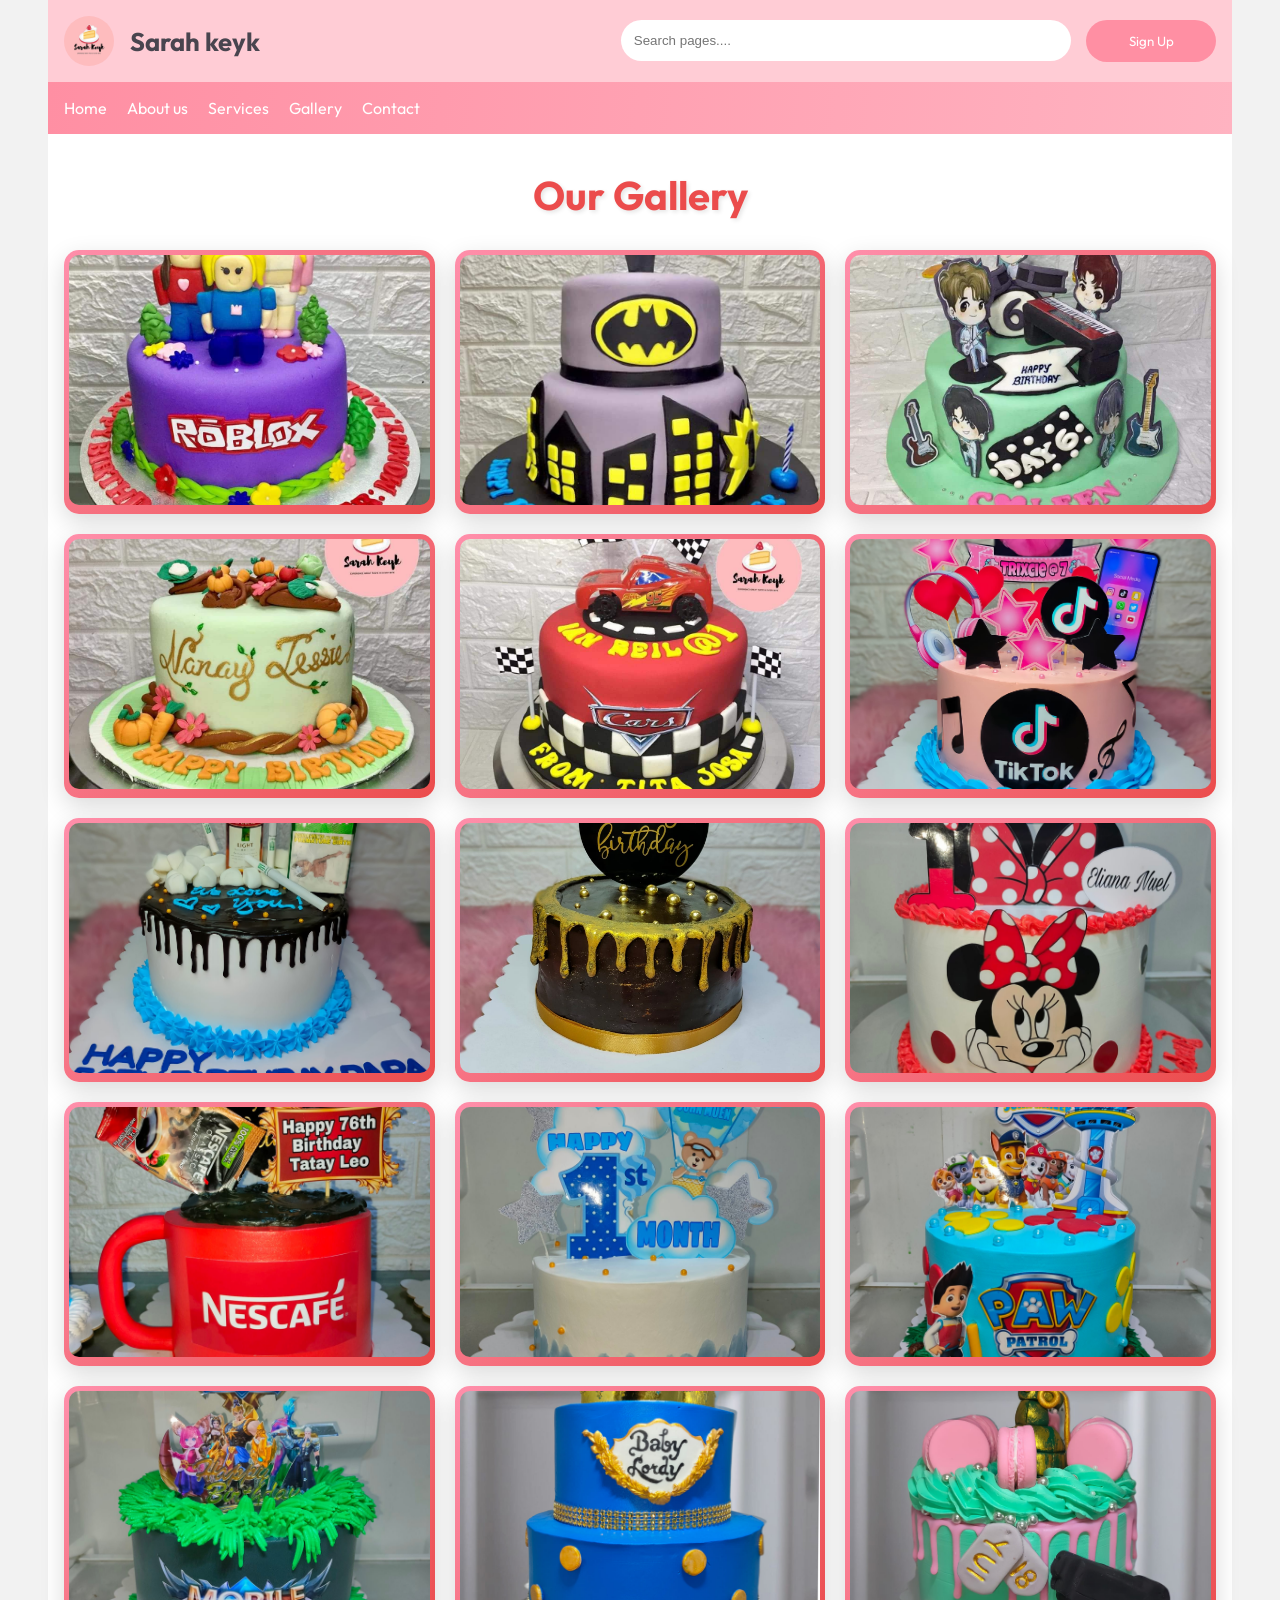
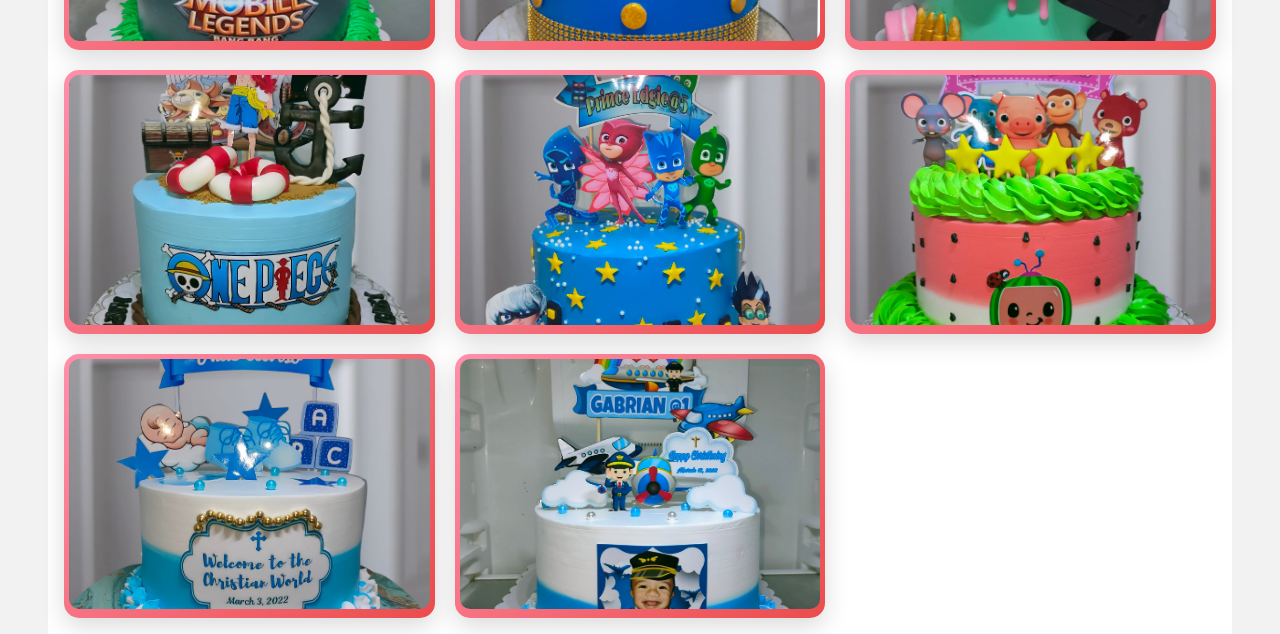
<file: gallery.html>
<!DOCTYPE html>
<html lang="en">

<head>
    <meta charset="UTF-8">
    <meta name="viewport" content="width=device-width, initial-scale=1.0">
    <title>Document</title>
    <link rel="stylesheet" href="style.css">

    <style>
        .gallery-container {
            width: 90%;
            margin: 0 auto;
            padding: 1rem;
            padding-top: 170px;
            background-color: #ffff;
            /* To account for fixed header */
        }

        .gallery-title {
            text-align: center;
            font-family: "Outfit", sans-serif;
            color: #EB4C4C;
            font-size: 2.5rem;
            margin-bottom: 30px;
            text-shadow: 2px 2px 4px rgba(0, 0, 0, 0.1);
        }

        .gallery-grid {
            display: grid;
            grid-template-columns: repeat(auto-fill, minmax(300px, 1fr));
            gap: 20px;
            margin-top: 20px;
        }

        .gallery-item {
            position: relative;
            overflow: hidden;
            border-radius: 15px;
            box-shadow: 0 8px 25px rgba(0, 0, 0, 0.15);
            transition: transform 0.3s ease, box-shadow 0.3s ease;
            background: linear-gradient(135deg, #ff8fab 0%, #EB4C4C 100%);
            padding: 5px;
        }

        .gallery-item:hover {
            transform: translateY(-10px);
            box-shadow: 0 15px 35px rgba(0, 0, 0, 0.2);
        }

        .gallery-item img {
            width: 100%;
            height: 250px;
            object-fit: cover;
            border-radius: 10px;
            transition: transform 0.3s ease;
        }

        .gallery-item:hover img {
            transform: scale(1.05);
        }

        .gallery-overlay {
            position: absolute;
            top: 0;
            left: 0;
            right: 0;
            bottom: 0;
            background: linear-gradient(135deg, rgba(235, 76, 76, 0.8) 0%, rgba(255, 143, 171, 0.8) 100%);
            display: flex;
            align-items: center;
            justify-content: center;
            opacity: 0;
            transition: opacity 0.3s ease;
            border-radius: 10px;
        }

        .gallery-item:hover .gallery-overlay {
            opacity: 1;
        }

        .gallery-overlay i {
            color: white;
            font-size: 2rem;
        }

        @media (max-width: 768px) {
            .gallery-grid {
                grid-template-columns: repeat(auto-fill, minmax(250px, 1fr));
                gap: 15px;
            }

            .gallery-title {
                font-size: 2rem;
            }
        }

        @media (max-width: 480px) {
            .gallery-grid {
                grid-template-columns: 1fr;
            }

            .gallery-item img {
                height: 200px;
            }
        }
    </style>
</head>

<body>
    <header>
        <div class="header-body">
            <div class="head">
                <svg class="bars" xmlns="http://www.w3.org/2000/svg" width="24" height="24" viewBox="0 0 24 24"
                    fill="none" stroke="currentColor" stroke-width="2" stroke-linecap="round" stroke-linejoin="round"
                    class="lucide lucide-menu-icon lucide-menu">
                    <path d="M4 5h16" />
                    <path d="M4 12h16" />
                    <path d="M4 19h16" />
                </svg>
                <div class="logos">
                    <img src="image/628313668_1630552038265675_735309556789731096_n.jpg" alt="">
                    <h1>Sarah keyk</h1>
                </div>
                <div class="inputs">
                    <div class="search-division">
                        <input type="search" name="" id="searchbar" placeholder="Search pages....">
                        <ul id="result">
                            <li hre data-link="pages/gallery.html">Home</li>
                            <li data-link="pages/about.html">About</li>
                            <li data-link="pages/gallery.html">Gallery</li>
                            <li data-link="pages/services.html">Services</li>
                        </ul>
                    </div>
                    <input class="sign" type="button" value="Sign Up">
                </div>
            </div>
            <div class="head1">
                <nav>
                    <ul>
                        <a href="#home">
                            <li>Home</li>
                        </a>
                        <a href="#about">
                            <li>About us</li>
                        </a>
                        <a href="#services">
                            <li>Services</li>
                        </a>
                        <a href="pages/gallery.html">
                            <li>Gallery</li>
                        </a>
                        <a href="#contact">
                            <li>Contact</li>
                        </a>
                    </ul>
                </nav>
                <div>
                    <i class="fa-solid fa-cart-arrow-down"></i>
                </div>
            </div>
        </div>
    </header>
    <!-- Include header if needed, but for simplicity, just the gallery -->
    <div class="gallery-container">
        <h1 class="gallery-title">Our Gallery</h1>
        <div class="gallery-grid">
            <div class="gallery-item">
                <img src="../Gallery/471259108_3817106488602819_3378699857447660238_n.jpg" alt="Gallery Image 1">
                <div class="gallery-overlay">
                    <i class="fas fa-search-plus"></i>
                </div>
            </div>
            <div class="gallery-item">
                <img src="../Gallery/471277535_3817106615269473_2341620681013028146_n.jpg" alt="Gallery Image 2">
                <div class="gallery-overlay">
                    <i class="fas fa-search-plus"></i>
                </div>
            </div>
            <div class="gallery-item">
                <img src="../Gallery/471284211_3817106705269464_4781414185174869629_n.jpg" alt="Gallery Image 3">
                <div class="gallery-overlay">
                    <i class="fas fa-search-plus"></i>
                </div>
            </div>
            <div class="gallery-item">
                <img src="../Gallery/471451296_3817106405269494_5263536422047617180_n.jpg" alt="Gallery Image 4">
                <div class="gallery-overlay">
                    <i class="fas fa-search-plus"></i>
                </div>
            </div>
            <div class="gallery-item">
                <img src="../Gallery/471570198_3817106608602807_1679276047130744955_n.jpg" alt="Gallery Image 5">
                <div class="gallery-overlay">
                    <i class="fas fa-search-plus"></i>
                </div>
            </div>
            <div class="gallery-item">
                <img src="../Gallery/472285476_3823939097919558_9152514536694719039_n.jpg" alt="Gallery Image 6">
                <div class="gallery-overlay">
                    <i class="fas fa-search-plus"></i>
                </div>
            </div>
            <div class="gallery-item">
                <img src="../Gallery/472338809_3823939397919528_4383196194741538030_n.jpg" alt="Gallery Image 7">
                <div class="gallery-overlay">
                    <i class="fas fa-search-plus"></i>
                </div>
            </div>
            <div class="gallery-item">
                <img src="../Gallery/473035830_3830040620642739_4615575263628607576_n.jpg" alt="Gallery Image 8">
                <div class="gallery-overlay">
                    <i class="fas fa-search-plus"></i>
                </div>
            </div>
            <div class="gallery-item">
                <img src="../Gallery/473794249_3835671793412955_5677558020946020227_n.jpg" alt="Gallery Image 9">
                <div class="gallery-overlay">
                    <i class="fas fa-search-plus"></i>
                </div>
            </div>
            <div class="gallery-item">
                <img src="../Gallery/473830680_3834959723484162_4275285758629397796_n.jpg" alt="Gallery Image 10">
                <div class="gallery-overlay">
                    <i class="fas fa-search-plus"></i>
                </div>
            </div>
            <div class="gallery-item">
                <img src="../Gallery/473999164_3835671806746287_5535600708592035437_n.jpg" alt="Gallery Image 11">
                <div class="gallery-overlay">
                    <i class="fas fa-search-plus"></i>
                </div>
            </div>
            <div class="gallery-item">
                <img src="../Gallery/474050499_3837944653185669_3705568971634093919_n.jpg" alt="Gallery Image 12">
                <div class="gallery-overlay">
                    <i class="fas fa-search-plus"></i>
                </div>
            </div>
            <div class="gallery-item">
                <img src="../Gallery/474188159_3834959693484165_1724127393598995484_n.jpg" alt="Gallery Image 13">
                <div class="gallery-overlay">
                    <i class="fas fa-search-plus"></i>
                </div>
            </div>
            <div class="gallery-item">
                <img src="../Gallery/474466497_3837944793185655_1091168946206581036_n.jpg" alt="Gallery Image 14">
                <div class="gallery-overlay">
                    <i class="fas fa-search-plus"></i>
                </div>
            </div>
            <div class="gallery-item">
                <img src="../Gallery/475658959_3843923402587794_4047692775290814351_n.jpg" alt="Gallery Image 15">
                <div class="gallery-overlay">
                    <i class="fas fa-search-plus"></i>
                </div>
            </div>
            <div class="gallery-item">
                <img src="../Gallery/475705195_3849895705323897_4065541755417762563_n.jpg" alt="Gallery Image 16">
                <div class="gallery-overlay">
                    <i class="fas fa-search-plus"></i>
                </div>
            </div>
            <div class="gallery-item">
                <img src="../Gallery/475744059_3843927765920691_6551982832162013399_n.jpg" alt="Gallery Image 17">
                <div class="gallery-overlay">
                    <i class="fas fa-search-plus"></i>
                </div>
            </div>
            <div class="gallery-item">
                <img src="../Gallery/475991921_3849895751990559_5127568019367820295_n.jpg" alt="Gallery Image 18">
                <div class="gallery-overlay">
                    <i class="fas fa-search-plus"></i>
                </div>
            </div>
            <div class="gallery-item">
                <img src="../Gallery/476123281_3849879555325512_9140673391899232427_n.jpg" alt="Gallery Image 19">
                <div class="gallery-overlay">
                    <i class="fas fa-search-plus"></i>
                </div>
            </div>
            <div class="gallery-item">
                <img src="../Gallery/476146520_3849910068655794_1121206204630217178_n.jpg" alt="Gallery Image 20">
                <div class="gallery-overlay">
                    <i class="fas fa-search-plus"></i>
                </div>
            </div>
        </div>
    </div>

    <script src="script.js"></script>
</body>

</html>
</file>
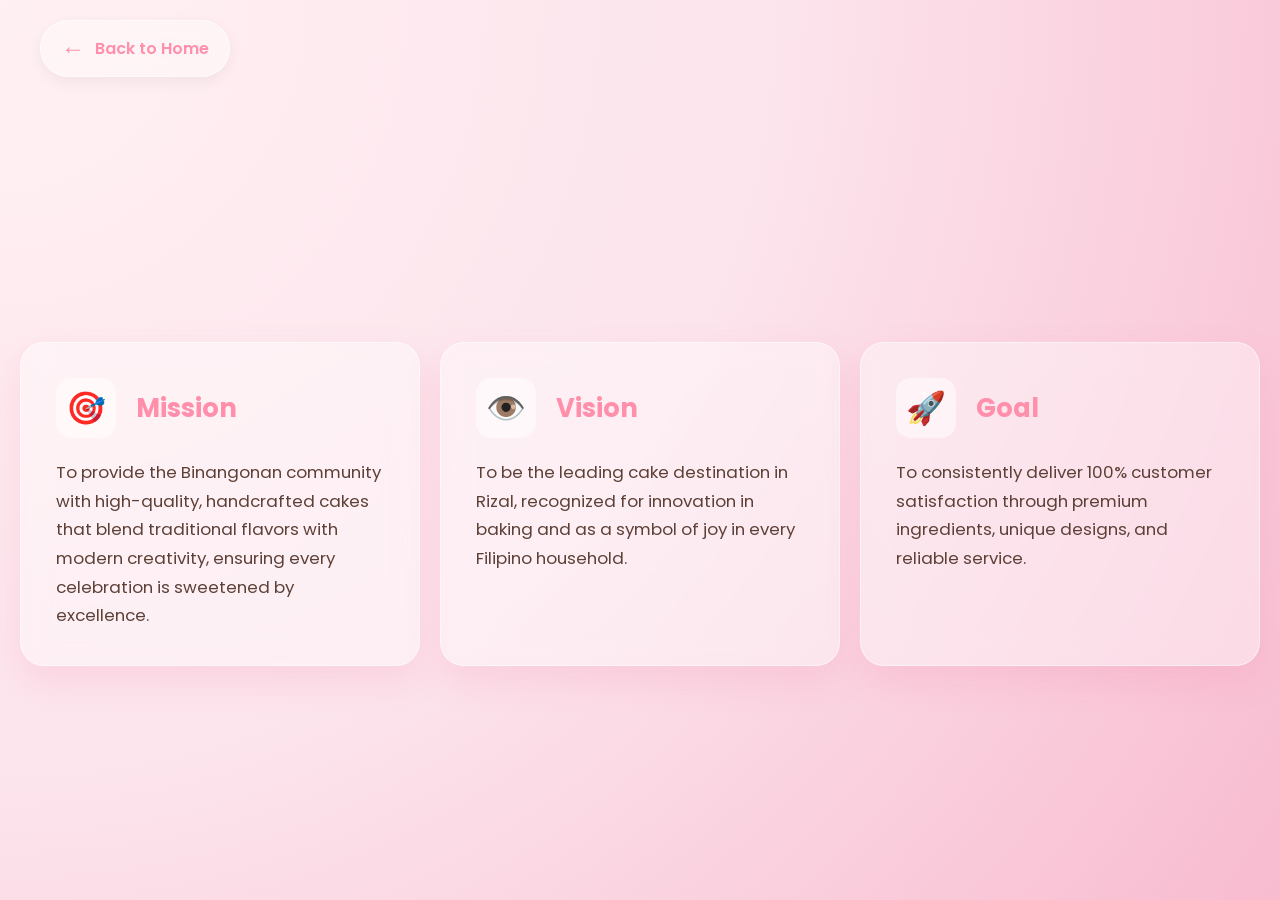
<file: Goal.html>
<!DOCTYPE html>
<html lang="en">

<head>
    <meta charset="UTF-8">
    <meta name="viewport" content="width=device-width, initial-scale=1.0">
    <title>Sarah Keyk | MVG Section</title>
    <link href="https://fonts.googleapis.com/css2?family=Poppins:wght@300;400;600;700&display=swap" rel="stylesheet">
    <style>
        * {
            margin: 0;
            padding: 0;
            box-sizing: border-box;
            font-family: 'Poppins', sans-serif;
        }

        body {
            background: radial-gradient(circle at top left, #fff0f3, #fce4ec, #f8bbd0);
            min-height: 100vh;
            display: flex;
            flex-direction: column;
            /* Para mapunta sa taas yung back button */
            align-items: center;
            justify-content: center;
        }

        /* --- BACK BUTTON STYLE --- */
        .back-nav {
            width: 100%;
            max-width: 1300px;
            padding: 20px 40px;
            position: absolute;
            top: 0;
        }

        .btn-back {
            display: inline-flex;
            align-items: center;
            gap: 10px;
            text-decoration: none;
            color: #ff8fab;
            font-weight: 600;
            background: rgba(255, 255, 255, 0.4);
            padding: 10px 20px;
            border-radius: 50px;
            backdrop-filter: blur(10px);
            border: 1px solid rgba(255, 255, 255, 0.5);
            transition: all 0.3s ease;
            box-shadow: 0 5px 15px rgba(0, 0, 0, 0.05);
        }

        .btn-back:hover {
            background: #ff8fab;
            color: #fff;
            transform: translateX(-5px);
            /* Arrow move effect */
        }

        .btn-back span {
            font-size: 1.5rem;
        }

        /* --- MVG SECTION --- */
        .mvg-section {
            width: 1300px;
            max-width: 100%;
            padding: 20px;
            margin-top: 60px;
            /* Space para sa back button */
        }

        .mvg-container {
            display: flex;
            justify-content: space-between;
            width: 100%;
            gap: 20px;
            padding-top: 3rem;
        }

        .mvg-card {
            background: rgba(255, 255, 255, 0.4);
            backdrop-filter: blur(15px);
            -webkit-backdrop-filter: blur(15px);
            border: 1px solid rgba(255, 255, 255, 0.5);
            border-radius: 24px;
            padding: 35px;
            flex: 1;
            width: auto;
            box-shadow: 0 15px 35px rgba(240, 98, 146, 0.15);
            transition: all 0.4s cubic-bezier(0.165, 0.84, 0.44, 1);
            display: flex;
            flex-direction: column;
            gap: 20px;
        }

        .mvg-card:hover {
            transform: translateY(-10px);
            background: rgba(255, 255, 255, 0.6);
            box-shadow: 0 25px 50px rgba(240, 98, 146, 0.25);
        }

        .card-header {
            display: flex;
            align-items: center;
            gap: 20px;
        }

        .icon-box {
            background: rgba(255, 255, 255, 0.5);
            width: 60px;
            height: 60px;
            display: flex;
            align-items: center;
            justify-content: center;
            font-size: 2rem;
            border-radius: 15px;
        }

        h3 {
            color: #ff8fab;
            font-size: 1.6rem;
            font-weight: 700;
            margin: 0;
            text-transform: capitalize;
        }

        p {
            color: #5d4037;
            font-size: 1.05rem;
            line-height: 1.7;
            text-align: left;
        }

        @media (max-width: 1100px) {
            .mvg-container {
                justify-content: center;
            }

            .mvg-card {
                flex: none;
                width: 100%;
            }
        }

        @media (max-width: 500px) {

            .back-nav {
                padding: 15px;
            }


            .mvg-container {
                display: flex;
                justify-content: space-between;
                width: 100%;
                gap: 20px;
                flex-direction: column;
            }
        }
    </style>
</head>

<body>

    <nav class="back-nav">
        <a href="index.html" class="btn-back">
            <span>&larr;</span> Back to Home
        </a>
    </nav>

    <section class="mvg-section">
        <div class="mvg-container">
            <div class="mvg-card">
                <div class="card-header">
                    <div class="icon-box">🎯</div>
                    <h3>Mission</h3>
                </div>
                <p>To provide the Binangonan community with high-quality, handcrafted cakes that blend traditional
                    flavors with modern creativity, ensuring every celebration is sweetened by excellence.</p>
            </div>

            <div class="mvg-card">
                <div class="card-header">
                    <div class="icon-box">👁️</div>
                    <h3>Vision</h3>
                </div>
                <p>To be the leading cake destination in Rizal, recognized for innovation in baking and as a symbol of
                    joy in every Filipino household.</p>
            </div>

            <div class="mvg-card">
                <div class="card-header">
                    <div class="icon-box">🚀</div>
                    <h3>Goal</h3>
                </div>
                <p>To consistently deliver 100% customer satisfaction through premium ingredients, unique designs, and
                    reliable service.</p>
            </div>
        </div>
    </section>

</body>

</html>
</file>
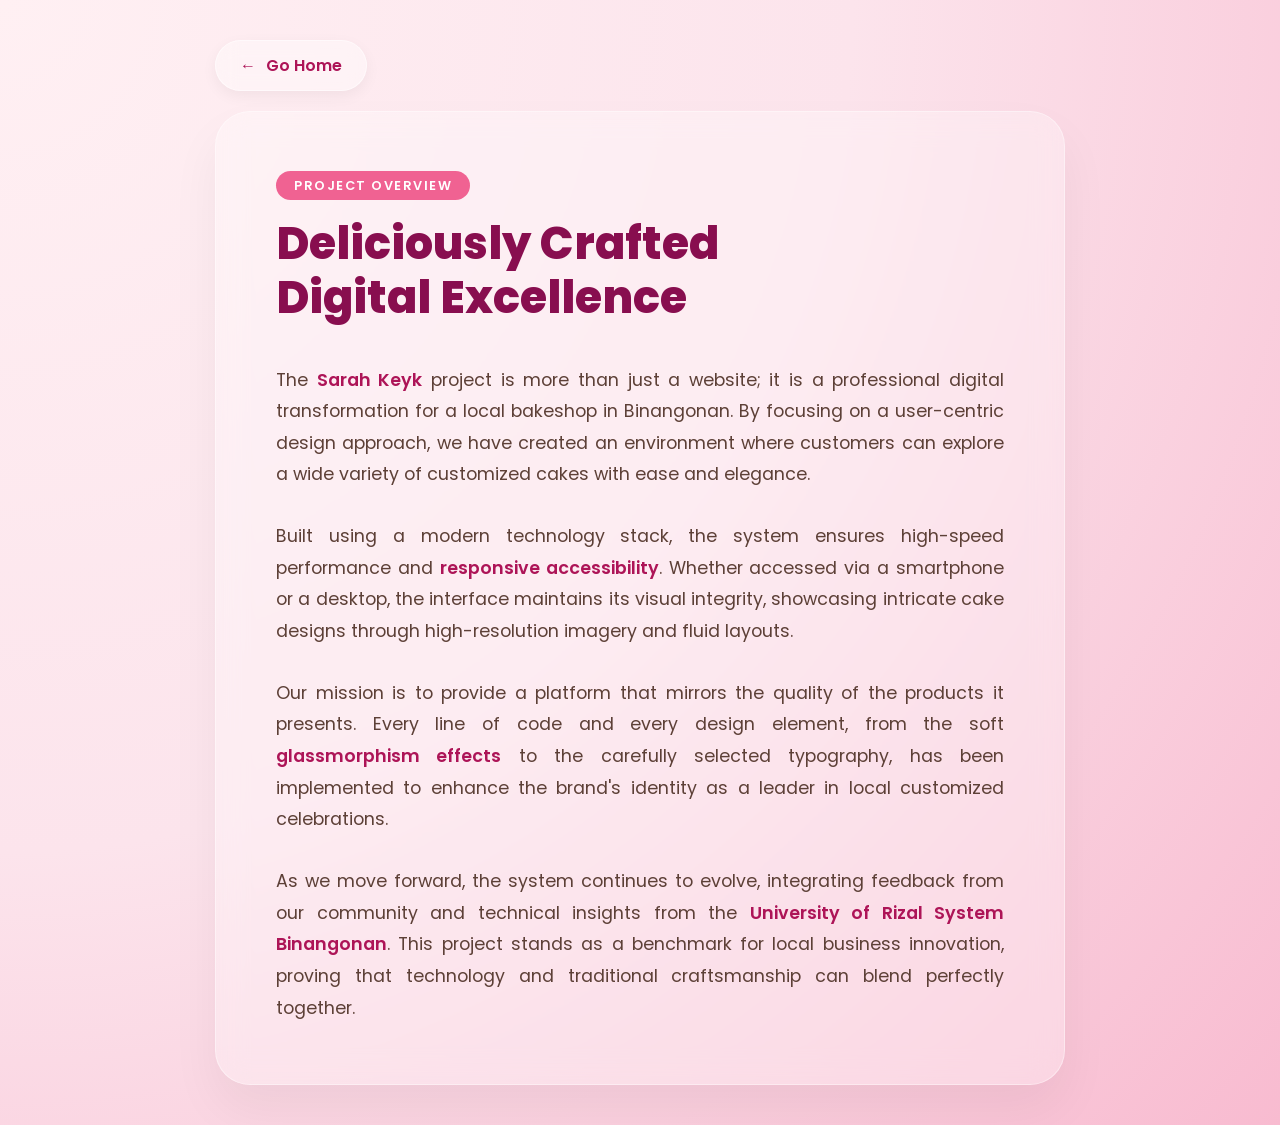
<file: info.html>
<!DOCTYPE html>
<html lang="en">

<head>
    <meta charset="UTF-8">
    <meta name="viewport" content="width=device-width, initial-scale=1.0">
    <title>Sarah Keyk | Project Info</title>
    <link href="https://fonts.googleapis.com/css2?family=Poppins:wght@300;400;600;800&display=swap" rel="stylesheet">
    <style>
        * {
            margin: 0;
            padding: 0;
            box-sizing: border-box;
            font-family: 'Poppins', sans-serif;
        }

        body {
            /* Realistic Background */
            background: radial-gradient(circle at top left, #fff0f3, #fce4ec, #f8bbd0);
            min-height: 100vh;
            display: flex;
            flex-direction: column;
            align-items: center;
            padding: 40px 20px;
        }

        /* --- TOP NAVIGATION (BACK TO HOME) --- */
        .top-nav {
            width: 100%;
            max-width: 850px;
            margin-bottom: 20px;
            display: flex;
            justify-content: flex-start;
        }

        .btn-go-home {
            display: inline-flex;
            align-items: center;
            gap: 10px;
            text-decoration: none;
            color: #ad1457;
            font-weight: 600;
            background: rgba(255, 255, 255, 0.4);
            padding: 12px 24px;
            border-radius: 50px;
            backdrop-filter: blur(10px);
            border: 1px solid rgba(255, 255, 255, 0.5);
            transition: all 0.3s cubic-bezier(0.175, 0.885, 0.32, 1.275);
            box-shadow: 0 5px 15px rgba(0, 0, 0, 0.05);
        }

        .btn-go-home:hover {
            background: #ad1457;
            color: #ffffff;
            transform: translateX(-8px);
            box-shadow: 0 8px 20px rgba(173, 20, 87, 0.2);
        }

        /* --- INFO GLASS BOX --- */
        .info-glass-box {
            background: rgba(255, 255, 255, 0.3);
            backdrop-filter: blur(15px);
            -webkit-backdrop-filter: blur(15px);
            border: 1px solid rgba(255, 255, 255, 0.4);
            border-radius: 35px;
            max-width: 850px;
            width: 100%;
            padding: 60px;
            box-shadow: 0 25px 50px rgba(0, 0, 0, 0.05);
        }

        .info-header {
            margin-bottom: 40px;
            text-align: left;
        }

        .badge {
            background: #f06292;
            color: white;
            padding: 6px 18px;
            border-radius: 50px;
            font-size: 0.8rem;
            font-weight: 600;
            text-transform: uppercase;
            letter-spacing: 1.5px;
        }

        .info-header h2 {
            margin-top: 20px;
            color: #880e4f;
            font-size: clamp(2rem, 5vw, 2.8rem);
            font-weight: 800;
            line-height: 1.2;
        }

        /* --- CONTENT AREA --- */
        .info-content p {
            color: #5d4037;
            /* Warm dark brown for readability */
            line-height: 1.8;
            margin-bottom: 30px;
            font-size: 1.1rem;
            text-align: justify;
            font-weight: 400;
        }

        .info-content p:last-child {
            margin-bottom: 0;
        }

        /* Highlight text for realism */
        .highlight {
            color: #ad1457;
            font-weight: 600;
        }

        /* Responsive */
        @media (max-width: 768px) {
            .info-glass-box {
                padding: 40px 25px;
                border-radius: 25px;
            }

            .info-header h2 {
                font-size: 1.8rem;
            }

            .top-nav {
                padding: 0 10px;
            }
        }
    </style>
</head>

<body>

    <nav class="top-nav">
        <a href="index.html" class="btn-go-home">
            <span>&larr;</span> Go Home
        </a>
    </nav>

    <section class="info-container">
        <div class="info-glass-box">
            <header class="info-header">
                <span class="badge">Project Overview</span>
                <h2>Deliciously Crafted <br> Digital Excellence</h2>
            </header>

            <div class="info-content">
                <p>
                    The <span class="highlight">Sarah Keyk</span> project is more than just a website; it is a
                    professional digital transformation for a local bakeshop in Binangonan. By focusing on a
                    user-centric design approach, we have created an environment where customers can explore a wide
                    variety of customized cakes with ease and elegance.
                </p>

                <p>
                    Built using a modern technology stack, the system ensures high-speed performance and <span
                        class="highlight">responsive accessibility</span>. Whether accessed via a smartphone or a
                    desktop, the interface maintains its visual integrity, showcasing intricate cake designs through
                    high-resolution imagery and fluid layouts.
                </p>

                <p>
                    Our mission is to provide a platform that mirrors the quality of the products it presents. Every
                    line of code and every design element, from the soft <span class="highlight">glassmorphism
                        effects</span> to the carefully selected typography, has been implemented to enhance the brand's
                    identity as a leader in local customized celebrations.
                </p>

                <p>
                    As we move forward, the system continues to evolve, integrating feedback from our community and
                    technical insights from the <span class="highlight">University of Rizal System Binangonan</span>.
                    This project stands as a benchmark for local business innovation, proving that technology and
                    traditional craftsmanship can blend perfectly together.
                </p>
            </div>
        </div>
    </section>

</body>

</html>
</file>
<file: style.css>
@import url('https://fonts.googleapis.com/css2?family=Alfa+Slab+One&family=Archivo+Black&family=Bungee&family=Changa+One:ital@0;1&family=Krona+One&family=Miniver&family=Momo+Trust+Display&family=Oswald:wght@200..700&family=Outfit:wght@100..900&family=Poppins:ital,wght@0,100;0,500;1,300;1,400;1,500&family=Roboto:ital,wght@0,100..900;1,100..900&family=Rubik+Spray+Paint&family=SN+Pro:ital,wght@0,200..900;1,200..900&family=Sigmar&display=swap');

* {
    margin: 0;
    padding: 0;
}

html,
body {
    scroll-behavior: smooth;
    background-color: #f2F2F2;
    overflow-x: hidden;
}


body.no-scroll {
    overflow: hidden;
    height: 100vh;
}


/* Loader */

.loader-wrapper {
    position: fixed;
    top: 0;
    left: 0;
    width: 100%;
    height: 100%;
    background-color: #ffffff;
    display: flex;
    justify-content: center;
    align-items: center;
    z-index: 10000;
    transition: opacity 0.6s ease, visibility 0.6s ease;
}

.loader-content {
    width: 300px;
    text-align: center;
}

.loader-content h1 {
    font-family: "Outfit", sans-serif;
    font-size: 1.2rem;
    color: #ff8fab;
    margin-bottom: 15px;
    font-weight: 600;
}

/* Ang track ng progress bar */
.progress-container {
    width: 100%;
    height: 12px;
    background-color: #ffe5ec;
    border-radius: 20px;
    overflow: hidden;
    /* Para hindi lumampas ang bar sa kanto */
    box-shadow: inset 0 1px 3px rgba(0, 0, 0, 0.1);
}

/* Ang gumagalaw na bar */
.progress-bar {
    width: 0%;
    height: 100%;
    background: linear-gradient(90deg, #ff8fab, #fb6f92);
    border-radius: 20px;
    transition: width 0.4s ease;
    /* Smooth na pag-usad */
}

.percentage {
    display: block;
    margin-top: 10px;
    font-family: "Outfit", sans-serif;
    color: #ff8fab;
    font-size: 0.9rem;
    font-weight: 400;
}

/* Class para itago ang loader */
.loader-hidden {
    opacity: 0;
    visibility: hidden;
}

/* Header */

.header-body {
    width: 100%;
    display: flex;
    align-items: center;
    justify-content: center;
    flex-direction: column;
}

header {
    width: 100%;
    display: flex;
    align-items: center;
    justify-content: center;
    position: fixed;
    top: 0;
    z-index: 9999;
}

.head {
    width: 90%;
    background-color: #ffccd5;
    display: flex;
    align-items: center;
    justify-content: space-between;
    padding: 1rem;
    transition: opacity 0.6s ease;
}

.logos {
    display: flex;
    align-items: center;
    gap: 1rem;
}

.logos h1 {
    font-size: 1.6rem;
    color: #49454F;
    font-family: "Outfit", sans-serif;

}

.head .bars {
    display: none;
}

.head.close {
    opacity: 0;
    height: 0;
    padding: 0;
}

.head img {
    width: 50px;
    height: 50px;
    border-radius: 50%;
}

.inputs {
    display: flex;
    gap: 15px;
    max-width: 100%;
    position: relative;
}

.inputs .searchsvg {
    position: absolute;
    bottom: 23%;
    left: 2%;
}

.head input {
    padding: 0.8rem;
    border-radius: 25px;
    border: none;
}

.head .search-division {
    position: relative;
}

.inputs ul {
    top: 100%;
    width: 450px;
    max-width: 100%;
    position: absolute;
    background-color: #ffffff;
    list-style: none;
    display: none;
    flex-direction: column;
}

.inputs ul.hidden {
    display: flex;
}

.inputs ul li {
    padding: 15px;
    font-family: "Outfit", sans-serif;
    font-optical-sizing: auto;
}

.inputs ul li:hover {
    background-color: #EB4C4C;
    color: white;
}


.head .inputs input:nth-child(1) {
    width: 450px;
    max-width: 100%;
    text-align: left;
}

.head .inputs input:nth-child(2) {
    width: 130px;
    max-width: 100%;
    background-color: #ff8fa3;
    color: #ffffff;
    font-family: "Outfit", sans-serif;
    font-optical-sizing: auto;
}

.head1 {
    width: 90%;
    background: linear-gradient(456deg, #ff8fa3, #ffb3c1);
    display: flex;
    align-items: center;
    justify-content: space-between;
    padding: 1rem;
}

.head1 nav {
    display: flex;
    align-items: center;
    justify-content: center;
}

.head1 nav ul {
    display: flex;
    list-style: none;
    gap: 20px;
}

.head1 nav ul a {
    text-decoration: none;
    color: #ffffff;
    font-family: "Outfit", sans-serif;
    font-optical-sizing: auto;
}

.head1 div i {
    font-size: 1.5rem;
    color: #ffffff;
}




/* Hero Section */

.hero-section {
    width: 100%;
    display: flex;
    align-items: center;
    justify-content: center;
    grid-row: 2;
}

.hero-body {
    width: 90%;
    height: 700px;
    display: flex;
    align-items: center;
    justify-content: center;
    padding: 1rem;
    padding-top: 10rem;
    background: radial-gradient(circle at top left, #fff0f3, #fce4ec, #f8bbd0);
}

.hero-center-content {
    width: 90%;
    display: flex;
    align-items: center;
    justify-content: space-between;
}

.hero-body .left-content {
    width: 700px;
    display: flex;
    flex-direction: column;
    gap: 20px;
}

.hero-body .left-content h1 {
    font-size: clamp(24px, 8vw, 70px);
    font-weight: 900;
    font-family: "Outfit", sans-serif;
    font-optical-sizing: auto;
    color: #49454F;
}

.hero-body .left-content h1 span {
    color: #ff8fab;
}

.hero-body .left-content p {
    font-size: 1.1rem;
    font-family: "Outfit", sans-serif;
    font-optical-sizing: auto;
    line-height: 1.7rem;
    color: #49454F;
    text-align: left;
    font-weight: 300;
    text-shadow: 10px 0px 10px rgba(0, 0, 0, 0.1);
}

.hero-body .left-content .buttons {
    display: flex;
    gap: 15px;
}

.hero-body .left-content .buttons button:nth-child(1) {
    background-color: #ff8fa3;
    color: #ffffff;
    border: none;
}

.hero-body .left-content .buttons button {
    width: 100%;
    max-width: 180px;
    padding: 1rem;
    border-radius: 25px;
    background-color: #ffffff;
    color: #49454F;
    border: none;
}

.hero-body .right-content {
    display: flex;
}

.hero-body .right-content img {
    width: 100%;
    height: 650px;
}




/* Features section */

.features {
    width: 100%;
    display: flex;
    align-items: center;
    justify-content: center;

}

.features-body {
    width: 90%;
    display: flex;
    height: auto;
    display: flex;
    align-items: center;
    justify-content: center;
    gap: 20px;
    padding: 1rem;
    background-color: #ffffff;
}

.features-center {
    width: 100%;
    max-width: 1350px;
    display: flex;
    align-items: center;
    justify-content: center;
    flex-direction: column;
    padding: 0.7rem;
    gap: 25px;
    background-color: #ffccd5;
    height: auto;
    position: absolute;
    top: 88%;
    border-radius: 10px;
}

.features-center h1 {
    color: #49454F;
    font-size: clamp(1.8rem, 5vw, 2.3rem);
    font-family: "Outfit", sans-serif;
    font-optical-sizing: auto;
    font-weight: 800;
}

.feature-col {
    display: flex;
    gap: 10px;

}

.features-body .card {
    background-color: #fff0f3;
    width: 100%;
    max-width: 390px;
    height: 100%;
    min-height: auto;
    padding: 1.5rem;
    display: flex;
    align-items: center;
    justify-content: center;
    border-radius: 10px;
}

.features-body .card .card-body {
    display: flex;
    flex-direction: column;
    gap: 20px;
    width: 100%;
    height: auto;
}

.features-body .card .card-body img {
    width: auto;
    height: 200px;
    object-fit: cover;
    border-radius: 10px;
}

.features-body .card .card-body h1 {
    font-family: "Outfit", sans-serif;
    font-optical-sizing: auto;
    color: #49454F;
    text-align: left;
    line-height: 1.5rem;
    font-size: 1.6rem;
}

.features-body .card .card-body p {
    font-family: "Outfit", sans-serif;
    font-optical-sizing: auto;
    font-weight: 300;
    text-align: left;
    line-height: 1.5rem;
}


/* About */

.about {
    width: 100%;
    height: auto;
    display: flex;
    justify-content: center;
}

.about-body {
    width: 90%;
    height: auto;
    padding: 1rem;
    background: linear-gradient(135deg, #ffffff 0%, #f5f7fa 100%);
    display: flex;
    justify-content: center;
    align-items: center;
}

.about-content-center {
    width: 90%;
    display: flex;
    align-items: center;
    justify-content: space-between;
    gap: 20px;
    padding-top: 26rem;
}

.about-content-center img {
    width: 100%;
    max-width: 45%;
    height: 500px;
    border-radius: 10px;
    object-fit: cover;
}

.about-content-center .about-content {
    width: 100%;
    max-width: 45%;
    display: flex;
    flex-direction: column;
    gap: 15px;
}

.about-content-center .about-content h1 {
    font-size: clamp(24px, 8vw, 50px);
    font-family: "Outfit", sans-serif;
    font-optical-sizing: auto;
    font-weight: 800;
    color: #49454F;
}

.about-content-center .about-content p {
    text-align: left;
    font-weight: 300;
    font-family: "Outfit", sans-serif;
    font-optical-sizing: auto;
    line-height: 1.7rem;
}

.about-content-center .about-content .about-inputs {
    display: flex;
    gap: 15px;
}

.about-content-center .about-content .about-inputs a {
    width: 100%;
    max-width: 140px;
    background-color: #ff8fa3;
    color: #ffffff;
    font-family: "Outfit", sans-serif;
    font-optical-sizing: auto;
    padding: 1rem;
    border: none;
    border-radius: 20px;
    display: flex;
    align-items: center;
    justify-content: center;
    text-decoration: none;
}

.about-content-center .about-content .about-inputs button {
    border: none;
    background-color: transparent;
    color: white;
}


.about-content-center .about-content .about-inputs:nth-child(2) button {
    color: #49454F;
}


.about-content-center .about-content .about-inputs a:nth-child(2) {
    border: none;
    background-color: #ffffff;
    box-shadow: 5px 4px 5px rgba(0, 0, 0, 0.1);
}


.mv-sion {
    display: flex;
    flex-direction: column;
    gap: 20px;
    border-radius: 10px;
}

.mv-sion .mission-vission {
    display: flex;
    align-items: center;
    gap: 15px;
    border-bottom: 1px solid rgba(0, 0, 0, 0.127);
    position: relative;
}

.mv-sion .mission-vission button {
    padding: 1rem;
    text-align: center;
    width: 100%;
    max-width: 180px;
    font-family: "Outfit", sans-serif;
    font-optical-sizing: auto;
    border: none;
    background-color: transparent;
}

.mv-sion .mission-vission button.active {
    color: #ff8fab;
}

.content-mv-box {
    display: flex;
    gap: 10px;
}

.mv-sion .content-mv {
    background-color: #ff8fab;
    padding: 1rem;
    border-radius: 10px;
    animation: opacity 0.5s ease;
    display: flex;
    flex-direction: column;
    gap: 10px;
}

.mv-sion .content-mv p {
    color: #ffffff;
}


.content-mv p {
    color: #ffffff;
    font-weight: 300;
}

.content-mv h3 {
    font-size: clamp(24px, 8vw, 2 0px);
    font-family: "Outfit", sans-serif;
    font-optical-sizing: auto;
    font-weight: 800;
    color: #ffe5ec;
}

.line {
    position: absolute;
    height: 5px;
    width: 100%;
    max-width: 180px;
    background-color: #ff8fab;
    bottom: 0;
    left: 0;
    transition: all ease 0.3s;
}

@keyframes moves {
    from {
        opacity: 0;
    }

    to {
        opacity: 1;
    }
}




/* Services Section */

.services {
    width: 100%;
    height: auto;
    display: flex;
    align-items: center;
    justify-content: center;
}

.services-body {
    width: 90%;
    height: 450px;
    background-color: #ffffff;
    padding: 1rem;
    display: flex;
    align-items: center;
    justify-content: center;
}

.services-card {
    width: 100%;
    max-width: 450px;
    padding: 1.5rem;
    background-color: #ffffff;
    border-radius: 20px;
    box-shadow: 4px 0px 8px rgba(0, 0, 0, 0.1);
}

.services-card:hover {
    transform: translateY(-8px);
    transition: all 0.5s ease;
}

.services-card-body {
    display: flex;
    flex-direction: column;
    gap: 20px;
}

.services-card-center {
    display: flex;
    gap: 20px;
}

.services-card-body h2 {
    font-family: "Outfit", sans-serif;
    font-optical-sizing: auto;
    font-weight: 900;
    color: #49454F;
}

.services-card-body p {
    font-size: 1.1rem;
    font-family: "Outfit", sans-serif;
    font-optical-sizing: auto;
    font-weight: 300;
    line-height: 1.5rem;
}

.services-card-body button {
    width: 180px;
    padding: 0.8rem;
    background-color: #ff8fa3;
    border-radius: 20px;
    color: white;
    display: flex;
    align-items: center;
    justify-content: space-between;
    gap: 10px;
    border: none;

}

.services-card-body button i {
    color: #ffffff;
    font-size: 1.3rem;
}





/* beseller */

.bessseller {
    width: 100%;
    display: flex;
    align-items: center;
    justify-content: center;
    font-family: "Outfit", sans-serif;
    font-optical-sizing: auto;
    font-weight: 300;
}

.seller-body-center {
    width: 90%;
    padding: 1rem;
    background-color: #ffffff;
    display: flex;
    align-items: center;
    justify-content: center;
}

.sellerbest-body {
    width: 90%;
    background-color: #EB4C4C;
    border-radius: 10px;
    box-shadow: 0px 10px 20px rgba(0, 0, 0, 0.1);
}

.tabseller {
    background-color: #FF7D7D;
    color: white;
    display: flex;
    align-items: center;
    justify-content: flex-start;
    padding: 1rem;
    gap: 20px;
    border-top-left-radius: 10px;
    border-top-right-radius: 10px;
}

.best-sellery-option {
    padding: 1rem;
    display: flex;
    flex-direction: column;
    gap: 15px;
}

.moreview {
    display: flex;
    align-items: center;
    justify-content: space-between;
    color: white;
}

.beseller-body-card {
    display: flex;
    overflow-x: auto;
    gap: 15px;
}

.seller-card {
    width: 100%;
    max-width: 300px;
    background-color: #ffffff;
    border-radius: 10px;
}

.seller-card-body {
    display: flex;
    flex-direction: column;
    gap: 20px;
}

.seller-card-body img {
    width: 100%;
    height: 200px;
    object-fit: cover;
    display: block;
    border-top-left-radius: 10px;
    border-top-right-radius: 10px;
}

.seller-content {
    display: flex;
    flex-direction: column;
    gap: 15px;
    padding: 1rem;
}


.seller-content h2 {
    color: #49454F;
}

.seller-content h3 {
    color: #EB4C4C;
}





/* Testimonial */
.testimonial-container {
    width: 100%;
    display: flex;
    justify-content: center;
    gap: 20px;
    height: auto;
}

.testimonial-body {
    width: 90%;
    background-color: #ffffff;
    padding: 1rem;
    display: flex;
    align-items: center;
    justify-content: center;
    gap: 50px;
    flex-direction: column;
    padding-top: 5rem;
}

.testimonial-body h1 {
    font-size: clamp(24px, 8vw, 50px);
    font-family: "Outfit", sans-serif;
    font-optical-sizing: auto;
    font-weight: 800;
    color: #49454F;
}

.testover {
    width: 90%;
    display: flex;
    gap: 20px;
    padding: 1rem;
    overflow: hidden;
    scrollbar-width: none;
    max-width: max-content;
    -webkit-mask-image: linear-gradient(to right, transparent, black 10%, black 90%, transparent);
    mask-image: linear-gradient(to right, transparent, black 10%, black 90%, transparent);
}

.textanimation {
    display: flex;
    gap: 20px;
    animation: infinite 35s linear infinite;
    animation-fill-mode: both;
}

.testimonial-body .testover .testimonial {
    height: auto;
    box-shadow: 0 5px 15px rgba(0, 0, 0, 0.1);
    display: flex;
    flex-direction: column;
    justify-content: flex-start;
    padding: 15px;
    background-color: white;
    border-radius: 15px;
}

.textanimation:hover {
    animation-play-state: paused;
}


.testimonial-content {
    width: 350px;
    height: auto;
    display: flex;
    flex-direction: column;
    gap: 15px;
}

.testimonial-content img {
    width: 60px;
    height: 60px;
    object-fit: cover;
    border-radius: 50%;
}

.testimonial:hover {
    transform: translateY(-10px);
    transition: all 0.5s ease;
}

.testimonial h3 {
    font-size: 1.4rem;
    color: #49454F;
    font-family: "Outfit", sans-serif;
    font-optical-sizing: auto;
}

.testimonial span {
    color: #666;
    font-size: 14px;
    font-style: italic;

}

.testimonial p {
    font-weight: 300;
    font-size: 1rem;
    line-height: 1.5rem;
    font-family: "Outfit", sans-serif;
    font-optical-sizing: auto;
}

.stars {
    font-size: 20px;
    margin: 5px 0;
    color: #ff6b6b;
}

@keyframes infinite {
    from {
        transform: translatex(0);
    }

    to {
        transform: translateX(calc(-100% + 100vw));
    }
}





/* BESTSELLER */
.product-section {
    background-color: #ffffff;
    padding: 25px;
    font-family: sans-serif;
    color: #49454F;
    width: 90%;
    margin: 0 auto;
    padding: 1rem;
    display: flex;
    align-items: center;
    justify-content: center;
}

.product-body {
    width: 90%;
    background-color: #fff0f3;
    border-radius: 10px;
    padding: 1rem;
    display: flex;
    flex-direction: column;
    gap: 10px;
}

.header-links {
    margin-bottom: 20px;
    display: block;
    padding: 1.3rem;
    border-radius: 10px;
    background-color: #ffe5ec;
}

.header-links span {
    margin-right: 20px;
    font-weight: bold;
    cursor: pointer;
    font-size: 13px;
}

.row-header {
    display: flex;
    justify-content: space-between;
    padding: 0 10px;
    margin-bottom: 15px;
    font-family: "Outfit", sans-serif;
    font-optical-sizing: auto;
}

.card-container {
    display: flex;
    gap: 20px;
    width: 100%;
    overflow-x: auto;
    font-family: "Outfit", sans-serif;
    font-optical-sizing: auto;
}

.card-container::-webkit-scrollbar {
    height: auto;
}

.cake-card {
    background-color: #ffe5ec;
    color: black;
    border-radius: 12px;
    width: 100%;
    max-width: 300px;
    min-width: 230px;
    overflow: hidden;
    box-shadow: 0 6px 12px rgba(0, 0, 0, 0.15);
    transition: transform 0.3s ease;
}

.cake-card:hover {
    transform: translateY(-5px);
}

.cake-card img {
    width: 100%;
    max-width: 300px;
    height: 200px;
    object-fit: cover;
    background-color: #eee;
}

.card-info {
    padding: 15px;
    text-align: left;
}

.card-info h3 {
    margin: 5px 0;
    font-size: 18px;
    text-transform: uppercase;
    color: #49454F;
}

.card-info p {
    font-size: 14px;
    color: #555;
    margin-bottom: 15px;
    line-height: 1.4;
    font-weight: 300;
}

.price {
    color: #ff8fab;
    font-weight: bold;
    font-size: 16px;
}

.buy-btn {
    background-color: #ff6b6b;
    color: white;
    border: none;
    padding: 8px 15px;
    border-radius: 5px;
    font-weight: bold;
    cursor: pointer;
    margin-top: 10px;
    transition: 0.3s;
}

.details {
    display: flex;
    justify-content: space-between;
}

.details button {
    padding: 0.3rem;
    width: 100px;
    border: none;
    border-radius: 10px;
    font-family: "Outfit", sans-serif;
    background-color: #ff8fab;
    color: white;
}

.buy-btn:hover {
    background-color: #f0f0f0;
    transform: scale(1.05);
}



/* FAQ */
.faq {
    width: 100%;
    display: flex;
    align-items: center;
    justify-content: center;
}

.faq-body {
    width: 90%;
    padding: 1rem;
    height: auto;
    gap: 15px;
    background-color: #ffffff;
    display: flex;
    align-items: center;
    justify-content: center;
    flex-direction: column;
    padding-top: 5rem;
    padding-bottom: 5rem;
}

.faq-head h1 {
    padding-bottom: 2rem;
    font-size: clamp(20px, 8vw, 50px);
    font-family: "Outfit", sans-serif;
    font-optical-sizing: auto;
    font-weight: 800;
    color: #49454F;
    text-align: center;
}

.faq-card {
    padding: 1rem;
    border-radius: 10px;
    width: 800px;
    max-width: 90%;
    box-shadow: 2px 0px 10px rgba(117, 117, 117, 0.1);
    display: flex;
    flex-direction: column;
    gap: 20px;
    background-color: #ffffff;
}

.faq-accor {
    display: flex;
    align-items: center;
    justify-content: space-between;

}

.faq-accor .svg.active {
    transform: rotate(180deg);
    transition: all ease-in-out 0.5s;
}

.faq-accor:nth-child(1)svg.active {
    transform: rotate(180deg);
    transition: all ease-in-out 0.5s;
}



.faq-card h1 {
    font-size: 1.3rem;
    font-family: "Outfit", sans-serif;
    font-optical-sizing: auto;
    color: #49454F;
    font-weight: 500;
}

.faqp {
    display: none;
}

.faqp p {
    font-family: "Outfit", sans-serif;
    font-optical-sizing: auto;
    color: #49454F;
    font-weight: 300;
}

.faqp.bukasna {
    display: block;
}


/* Location */
.map-center {
    display: flex;
    gap: 15px;
}

.location {
    display: flex;
    flex-direction: column;
    gap: 10px;
}

.location h1 {
    font-size: clamp(20px, 8vw, 50px);
    font-family: "Outfit", sans-serif;
    font-optical-sizing: auto;
    color: #49454F;
}

.location h2 {
    font-size: clamp(20px, 8vw, 10px);
    font-family: "Outfit", sans-serif;
    font-optical-sizing: auto;
    color: #ff8fab;
}

.location p {
    font-family: "Outfit", sans-serif;
    font-optical-sizing: auto;
    color: #49454F;
    font-weight: 300;
}

/* Footer */
.footer {
    width: 100%;
    display: flex;
    align-items: center;
    justify-content: center;
}

.footer-body {
    width: 90%;
    background-color: #ff8fa3;
    padding: 1rem;
    display: flex;
    align-items: center;
    justify-content: center;
}

.footer-content-center {
    width: 90%;
    display: flex;
    align-items: center;
    justify-content: center;
    flex-direction: column;
    gap: 50px;

    color: white;
    font-family: "Outfit", sans-serif;
    font-optical-sizing: auto;
    font-weight: 300;
}

.footer-right-content {
    width: 90%;
    display: flex;
    align-items: center;
    justify-content: space-between;
}

.footer-body .footer-bottom {
    display: flex;
    align-items: center;
    justify-content: center;
    gap: 20px;
}

.footer-section .social-icons {
    display: flex;
    flex-direction: column;
    gap: 20px;
}

.social-icons .logo-circle {
    display: flex;
    align-items: center;
    gap: 15px;
}

.footer-section .social-icons .social-logos {
    display: flex;
    align-items: center;
    gap: 10px;
}

.footer-section .social-icons .social-logos img {
    width: 40px;
    border-radius: 50%;
}

.footer-section .logo-circle i {
    font-size: 1.8rem;
}

.footer-section ul {
    display: flex;
    flex-direction: column;
    gap: 20px;
    list-style: none;
    color: white;
}

.footer-section ul a {
    color: white;
    text-decoration: none;
}

.footer-bottom a {
    color: white;
    text-decoration: none;
}

.footer-bottom-body {
    display: flex;
    gap: 30px;
}


/* maps */
.embed-map-responsive {
    width: 100%;
    display: flex;
    align-items: center;
    justify-content: center;
}

.map-body {
    width: 90%;
    padding: 1rem;
    background-color: #ffffff;
    display: flex;
    align-items: center;
    justify-content: center;
}

.map-center {
    width: 90%;
    display: flex;
    justify-content: space-between;
}

.embed-map-container {
    width: 1000px;
}

.map-responsive {
    width: 100%;
    max-width: 800px;
    overflow: hidden;
    border-radius: 12px;
}

.map-responsive iframe {
    width: 100%;
    height: 400px;
    border: 0;
    display: block;
}



/* Media Query */
@media (max-width: 1834px) {

    /* gallery */
    .gallery .gallery-body-center {
        height: auto;
        padding-top: 5rem;
        padding-bottom: 7rem;
    }

    .gallery .gallery-body-center .gallery-body .gallerybox {
        height: auto;
        width: 45%;
        max-width: 100%;
    }

    /* feature */
    .features-center {
        position: relative;
    }

    .about-content-center {
        padding-top: 0;
    }
}

@media (max-width: 1440px) {

    /* hero */
    .hero-section .hero-body {
        height: auto;
        padding-top: 12rem;
    }

    .hero-section .hero-body .hero-center-content .left-content h1 {
        font-size: clamp(24px, 8vw, 60px);
    }

    .hero-section .hero-body .hero-center-content img {
        object-fit: cover;
        width: 100%;
        height: 100%;
    }

    /* feature */
    .features-center {
        position: relative;
    }

    .features-center .card {
        height: 100%;
    }

    /*  Gallery*/
    .gallery .gallery-body-center {
        height: auto;
        padding-top: 5rem;
        padding-bottom: 7rem;
    }

    .gallery .gallery-body-center .gallery-body {
        width: 100%;
        height: auto;
    }

    .gallery .gallery-body-center .gallery-body .gallerybox {
        height: auto;
        flex: 1 1 auto;
    }

    .about-content-center img {
        width: 100% !important;
        height: 100%;
        border-radius: 10px;
    }

}

@media (max-width: 1024px) {
    .features-center {
        position: relative;
    }

    .hero-body .left-content h1 {
        font-size: clamp(24px, 5vw, 40px) !important;
        font-weight: 900;
        font-family: "Outfit", sans-serif;
        font-optical-sizing: auto;
        color: #49454F;
    }

    .about-content-center {
        padding-top: 0;
    }

    .about-content {
        width: 100% !important;
    }

    .about-content h1 {
        font-size: clamp(24px, 5vw, 40px) !important;

    }

    .about-content-center img {
        width: 100% !important;
        height: 100%;
        border-radius: 10px;
    }

}

@media (max-width: 768px) {

    /* Header */
    .head {
        border-radius: 0px 0px 10px 10px;
    }

    .head .bars {
        display: flex;
        margin-right: 8px;
        color: #ddd;
    }

    .head img {
        display: none;
    }

    .inputs {
        width: auto;
        gap: 5px;
    }

    .head .inputs input:nth-child(1) {
        width: 100%;
    }

    .head.close {
        opacity: 2;
        padding: 1rem;
        height: auto;
    }

    .head1 {
        position: fixed;
        width: 280px;
        transform: translateX(-280px);
        left: 0;
        top: 0;
        gap: 10px;
        align-items: flex-start;
        height: 100vh;
        background-color: #ffffff;
        visibility: hidden;
        transition: transform 0.3s ease, visibility 0.3s ease;
        justify-content: flex-end;
        flex-direction: column-reverse;
        z-index: 9999;
    }

    .head1.open {
        transform: translateX(0);
        visibility: visible;
    }

    .mask {
        position: fixed;
        top: 0;
        left: 0;
        width: 100vw;
        height: 100vh;
        background-color: rgba(0, 0, 0, 0.274);
        backdrop-filter: blur(5px);
        z-index: 9998;
        opacity: 0;
        visibility: hidden;
        transition: opacity 0.3s ease, visibility 0.3s ease;
    }

    /* Eto yung kailangang palitan */
    .mask.gows {
        opacity: 1;
        visibility: visible;
    }

    /* 
    .head1::before.open {
        visibility: visible;
        background-color: #000;
    } */

    .head1 nav {
        width: 100%;
    }


    .head1 nav ul {
        flex-direction: column;
        gap: 25px;
        width: 100%;

    }

    .head1 nav ul li {
        padding: 0.8rem;
        border-radius: 10px;
        color: #49454F;
    }

    .head1 nav ul li:hover {
        background-color: #ff8fab;
        color: white;
    }

    .head1 div i {
        font-size: 1.5rem;
        color: #49454F;
        padding: 1rem;
    }


    /* Hero */

    .hero-body {
        height: auto;
        padding-top: 7rem !important;
    }

    .hero-body .right-content img {
        object-fit: cover;
        height: 400px !important;
    }

    .hero-body .left-content {
        width: auto;
    }

    .hero-center-content {
        width: 100%;
        flex-direction: column-reverse;
    }

    .hero-body .left-content .buttons button {
        width: 100%;
        max-width: 100%;
    }


    /* Features */

    .features-body {
        flex-direction: column;
        height: auto;
        padding: 1rem;
    }

    .features-center {
        flex-direction: column;
        width: 95%;
        position: relative;
    }

    .feature-col {
        flex-direction: column;
    }

    .features-body .card {
        width: 100%;
        max-width: 90%;
        padding: 2rem;
        height: 100%;
    }

    .features-body .card .card-body h1 {
        font-size: 1.5rem;
    }



    /* Gallery */

    .gallery-body-center {
        height: auto;
        padding-top: 5rem;
        padding-bottom: 1rem !important;
    }

    .gallery-body {
        width: 100%;
        height: auto;
    }

    .gallerybox-body {
        height: auto;
    }

    .gallery-body-center .head-gaallery {
        width: 95%;
    }

    .gallerybox-content-body {
        min-height: 100%;
        height: 170px;
    }

    .gallery-body img {
        width: 100px;
        height: 100%;
        min-height: 100%;
    }

    /* About Us */
    .about-body {
        height: auto;
        padding-top: 5rem;
    }

    .about-content-center {
        flex-direction: column;
        width: auto;
        padding-top: 0;
    }

    .about-content-center img {
        max-width: 100%;
        height: 400px;
        object-fit: fill;
    }

    .about-content-center .about-content {
        max-width: 100% !important;
    }

    .about-content-center .about-content input {
        width: 100%;
        max-width: 100%;
    }

    .mv-sion .mission-vission .btnmv {
        width: 100%;
        max-width: 100%;
    }

    /* Services */

    .services-body {
        height: auto;
        padding-top: 5rem;
    }

    .services-card-center {
        flex-direction: column;
        align-items: flex-start;
        justify-content: flex-start;
        width: auto;
    }

    .services-card {
        max-width: 90%;
    }

    /* fOOTER */

    .footer-body {
        width: 100%;
        height: 700px;
    }

    .footer-content-center {
        padding: 0.8rem;
        width: 100%;
        gap: 30px;
    }


    .footer-right-content {
        flex-direction: column;
        gap: 30px;
        width: 100%;
    }

    .footer-section {
        width: 100%;
    }

    .footer-bottom {
        width: 100%;
    }

    .footer-bottom .footer-bottom-body {
        width: 100%;
        display: flex;
        flex-direction: column;
        gap: 10px;
        align-items: flex-start;
    }

    /* Cake Cards */
    .product-section {
        padding-top: 5rem;
    }

    .cake-card {
        height: auto;
    }

    .product-body .cake-card img {
        height: 110px;
        width: 100%;
    }

    /* Testimonials */


}

@media (max-width: 658px) {

    /* Header */
    .head {
        border-radius: 0px 0px 10px 10px;
    }

    .head .bars {
        display: flex;
        margin-right: 8px;
        color: #49454F;
    }

    .head img {
        display: none;
    }

    .inputs {
        width: auto;
        gap: 5px;
    }

    .head .inputs input:nth-child(1) {
        width: 100%;
    }

    .head.close {
        opacity: 2;
        padding: 1rem;
        height: auto;
    }

    .head1 {
        position: fixed;
        width: 280px;
        transform: translateX(-280px);
        left: 0;
        top: 0;
        gap: 10px;
        align-items: flex-start;
        height: 100vh;
        background-color: #ffffff;
        visibility: hidden;
        transition: transform 0.3s ease, visibility 0.3s ease;
        justify-content: flex-end;
        flex-direction: column-reverse;
        z-index: 9999;
    }

    .head1.open {
        transform: translateX(0);
        visibility: visible;
    }

    .mask {
        position: fixed;
        top: 0;
        left: 0;
        width: 100vw;
        height: 100vh;
        background-color: rgba(0, 0, 0, 0.274);
        backdrop-filter: blur(5px);
        z-index: 9998;
        opacity: 0;
        visibility: hidden;
        transition: opacity 0.3s ease, visibility 0.3s ease;
    }

    /* Eto yung kailangang palitan */
    .mask.gows {
        opacity: 1;
        visibility: visible;
    }

    /* 
    .head1::before.open {
        visibility: visible;
        background-color: #000;
    } */

    .head1 nav {
        width: 100%;
    }


    .head1 nav ul {
        flex-direction: column;
        gap: 25px;
        width: 100%;

    }

    .head1 nav ul li {
        padding: 0.8rem;
        border-radius: 10px;
        color: #49454F;
    }

    .head1 nav ul li:hover {
        background-color: #ff8fab;
        color: white;
    }

    .head1 div i {
        font-size: 1.5rem;
        color: #49454F;
        padding: 1rem;
    }


    /* Hero */

    .hero-body {
        height: auto;
        padding-top: 7rem !important;
    }

    .hero-body .right-content img {
        object-fit: cover;
        height: 400px !important;
    }

    .hero-body .left-content {
        width: auto;
    }

    .hero-center-content {
        width: 100%;
        flex-direction: column-reverse;
    }

    .hero-body .left-content .buttons button {
        width: 100%;
        max-width: 100%;
    }


    /* Features */

    .features-body {
        flex-direction: column;
        height: auto;
        padding: 1rem;
    }

    .features-center {
        flex-direction: column;
        width: 95%;
        position: relative;
    }

    .features-body .card {
        width: auto;
        padding: 2rem;
        height: auto;
    }

    .features-body .card .card-body h1 {
        font-size: 1.5rem;
    }



    /* Gallery */

    .gallery-body-center {
        height: auto;
        padding-top: 5rem;
        padding-bottom: 1rem !important;
    }

    .gallery-body {
        width: 100%;
        height: auto;
    }

    .gallerybox-body {
        height: auto;
    }

    .gallery-body-center .head-gaallery {
        width: 95%;
    }

    .gallerybox-content-body {
        min-height: 100%;
        height: 170px;
    }

    .gallery-body img {
        width: 100px;
        height: 100%;
        min-height: 100%;
    }

    /* About Us */
    .about-body {
        height: auto;
        padding-top: 5rem;
    }

    .about-content-center {
        flex-direction: column;
        width: auto;
    }

    .about-content-center img {
        max-width: 100%;
        height: 270px;
        object-fit: cover;
    }

    .about-content-center .about-content {
        max-width: 100% !important;
    }

    .about-content-center .about-content input {
        width: 100%;
        max-width: 100%;
    }

    .mv-sion .mission-vission .btnmv {
        width: 100%;
        max-width: 100%;
    }



    /* Services */

    .services-body {
        height: auto;
        padding-top: 5rem;
    }

    .services-card-center {
        flex-direction: column;
        align-items: flex-start;
        justify-content: flex-start;
    }

    .services-card {
        width: auto;
    }




    /* fOOTER */

    .footer-body {
        width: 100%;
        height: 700px;
    }

    .footer-content-center {
        padding: 0.8rem;
        width: 100%;
        gap: 30px;
    }


    .footer-right-content {
        flex-direction: column;
        gap: 30px;
        width: 100%;
    }

    .footer-section {
        width: 100%;
    }

    .footer-bottom {
        width: 100%;
    }

    .footer-bottom .footer-bottom-body {
        width: 100%;
        display: flex;
        flex-direction: column;
        gap: 10px;
        align-items: flex-start;
    }

    /* Cake Cards */
    .product-section {
        padding-top: 5rem;
    }

    .cake-card {
        height: auto;
    }

    .product-body .cake-card img {
        height: 110px;
        width: 100%;
    }

    /* Testimonials */



}

@media (max-width: 456px) {

    /* Header */
    .head {
        border-radius: 0px 0px 10px 10px;
    }

    .head .bars {
        display: flex;
        margin-right: 8px;
        color: #49454F;
    }

    .logos {
        display: none;
    }

    .head img {
        display: none;
    }

    .inputs {
        width: auto;
        gap: 5px;
    }

    .head .inputs input:nth-child(1) {
        width: 100%;
    }

    .head.close {
        opacity: 2;
        padding: 1rem;
        height: auto;
    }

    .head1 {
        position: fixed;
        width: 280px;
        transform: translateX(-280px);
        left: 0;
        top: 0;
        gap: 10px;
        align-items: flex-start;
        height: 100vh;
        background-color: #ffffff;
        visibility: hidden;
        transition: transform 0.3s ease, visibility 0.3s ease;
        justify-content: flex-end;
        flex-direction: column-reverse;
        z-index: 9999;
    }

    .head1.open {
        transform: translateX(0);
        visibility: visible;
    }

    .mask {
        position: fixed;
        top: 0;
        left: 0;
        width: 100vw;
        height: 100vh;
        background-color: rgba(0, 0, 0, 0.274);
        backdrop-filter: blur(5px);
        z-index: 9998;
        opacity: 0;
        visibility: hidden;
        transition: opacity 0.3s ease, visibility 0.3s ease;
    }

    /* Eto yung kailangang palitan */
    .mask.gows {
        opacity: 1;
        visibility: visible;
    }

    /* 
    .head1::before.open {
        visibility: visible;
        background-color: #000;
    } */

    .head1 nav {
        width: 100%;
    }


    .head1 nav ul {
        flex-direction: column;
        gap: 25px;
        width: 100%;

    }

    .head1 nav ul li {
        padding: 0.8rem;
        border-radius: 10px;
        color: white;
    }

    .head1 nav ul li:hover {
        background-color: #fff0f3;
        color: #49454F;
    }

    .head1 div i {
        font-size: 1.5rem;
        color: #49454F;
        padding: 1rem;
    }


    /* Hero */

    .hero-body {
        height: auto;
        padding-top: 7rem !important;
    }

    .hero-body .right-content img {
        object-fit: cover;
        height: 400px !important;
    }

    .hero-body .left-content {
        width: auto;
    }

    .hero-center-content {
        width: 100%;
        flex-direction: column-reverse;
    }

    .hero-body .left-content .buttons button {
        width: 100%;
        max-width: 100%;
    }


    /* Features */

    .features-body {
        flex-direction: column;
        height: auto;
        padding: 1rem;
    }

    .features-body h1 {
        text-align: center;
    }

    .features-center {
        flex-direction: column;
        width: 95%;
        position: relative;
    }



    .feature-col {
        flex-direction: column;
        gap: 10px;
        text-align: center;

    }

    .features-body .card {
        width: auto;
        padding: 1rem;
        height: auto;
    }

    .features-body .card .card-body h1 {
        font-size: 1.5rem;
    }



    /* Gallery */

    .gallery-body-center {
        height: auto;
        padding-top: 5rem;
        padding-bottom: 1rem !important;
    }

    .gallery-body {
        width: 100%;
        height: auto;
    }

    .gallerybox-body {
        height: auto;
    }

    .gallery-body-center .head-gaallery {
        width: 95%;
    }

    .gallerybox-content-body {
        min-height: 100%;
        height: 170px;
    }

    .gallery-body img {
        width: 100px;
        height: 100%;
        min-height: 100%;
    }

    /* About Us */
    .about-body {
        height: auto;
        padding-top: 5rem;
    }

    .about-content-center {
        flex-direction: column;
        width: auto;
        padding-top: 0;
    }

    .about-content-center img {
        max-width: 100%;
        height: 270px;
        object-fit: cover;
    }

    .about-content-center .about-content {
        max-width: 100% !important;
    }

    .about-content-center .about-content input {
        width: 100%;
        max-width: 100%;
    }

    .mv-sion .mission-vission .btnmv {
        width: 100%;
        max-width: 100%;
    }

    .content-mv-box {
        flex-direction: column;
        gap: 10px;
    }



    /* Services */

    .services-body {
        height: auto;
        padding-top: 5rem;
    }

    .services-card-center {
        flex-direction: column;
        align-items: flex-start;
        justify-content: flex-start;
    }

    .services-card {
        width: auto;
    }


    /* faq */
    .faq-body {
        height: auto;
    }

    .faq-accor h1 {
        font-size: 1rem;
    }


    /* fOOTER */

    .footer-body {
        width: 100%;
        height: 700px;
    }

    .footer-content-center {
        padding: 0.8rem;
        width: 100%;
        gap: 30px;
    }


    .footer-right-content {
        flex-direction: column;
        gap: 30px;
        width: 100%;
    }

    .footer-section {
        width: 100%;
    }

    .footer-bottom {
        width: 100%;
    }

    .footer-bottom .footer-bottom-body {
        width: 100%;
        display: flex;
        flex-direction: column;
        gap: 10px;
        align-items: flex-start;
    }

    /* Cake Cards */
    .product-section {
        padding-top: 5rem;
    }

    .cake-card {
        height: auto;
    }

    .product-body .cake-card img {
        height: 110px;
        width: 100%;
    }


    /* location */
    .map-center {
        flex-direction: column;
        width: 100%;
    }

    /* Testimonials */


}




/* Layout Container */
.login-container {
    display: flex;
    height: 100vh;
    width: 100%;
    font-family: 'Segoe UI', Tahoma, Geneva, Verdana, sans-serif;
    display: flex;
    align-items: center;
    justify-content: center;
    position: absolute;
    visibility: hidden;
}

.login-container.active {
    visibility: visible;
    /* background-color: #ffffff00;
    backdrop-filter: blur(20px); */
}

.login-body {
    display: flex;
    height: 600px;
    width: 1200px;

}

/* Left Side (Image) */
.login-image {
    flex: 1;
    /* Kumukuha ng 50% ng space */
    display: block;
}

.login-image img {
    width: 100%;
    height: 100%;
    object-fit: cover;
    /* Para hindi ma-stretch ang image */
}

/* Right Side (Form) */
.login-content {
    flex: 1;
    display: flex;
    align-items: center;
    justify-content: center;
    background-color: #ffffff;
    padding: 40px;
}

.form-box {
    width: 100%;
    max-width: 400px;
}

/* Styling Inputs */
.input-group {
    margin-bottom: 20px;
}

.input-group label {
    display: block;
    margin-bottom: 8px;
    font-weight: 600;
    color: #333;
}

.input-group input {
    width: 100%;
    padding: 12px;
    border: 1px solid #ddd;
    border-radius: 6px;
    outline: none;
    transition: border-color 0.3s;
}

.input-group input:focus {
    border-color: #2563eb;
}

/* Button Style */
.login-btn {
    width: 100%;
    padding: 12px;
    background-color: #ff8fab;
    color: white;
    border: none;
    border-radius: 6px;
    font-size: 16px;
    font-weight: bold;
    cursor: pointer;
}

.login-btn:hover {
    background-color: #ff8fab;
}

/* Responsive (Mobile) */
@media (max-width: 768px) {
    .login-image {
        display: none;
        /* Tinatago ang image sa maliit na screen */
    }
}

.map-body {
    width: 90%;
    padding: 1rem;
}
</file>
